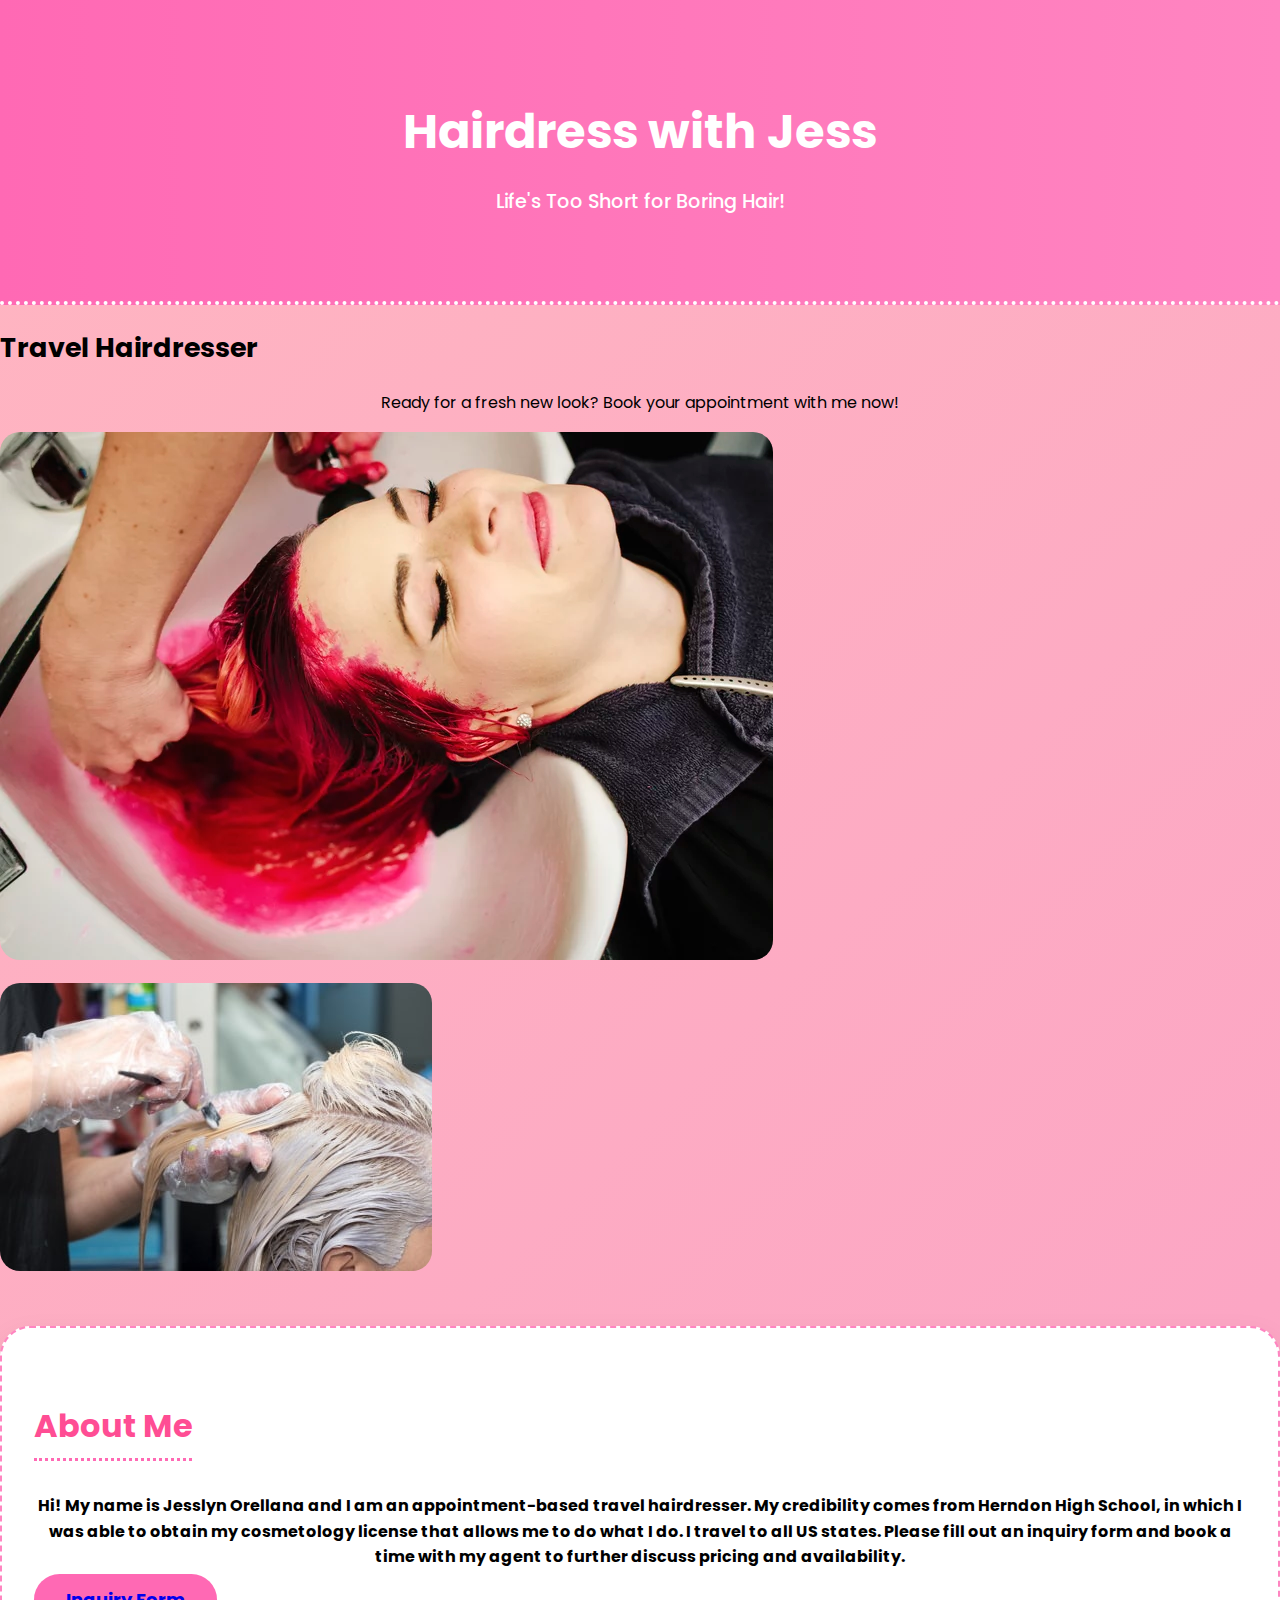
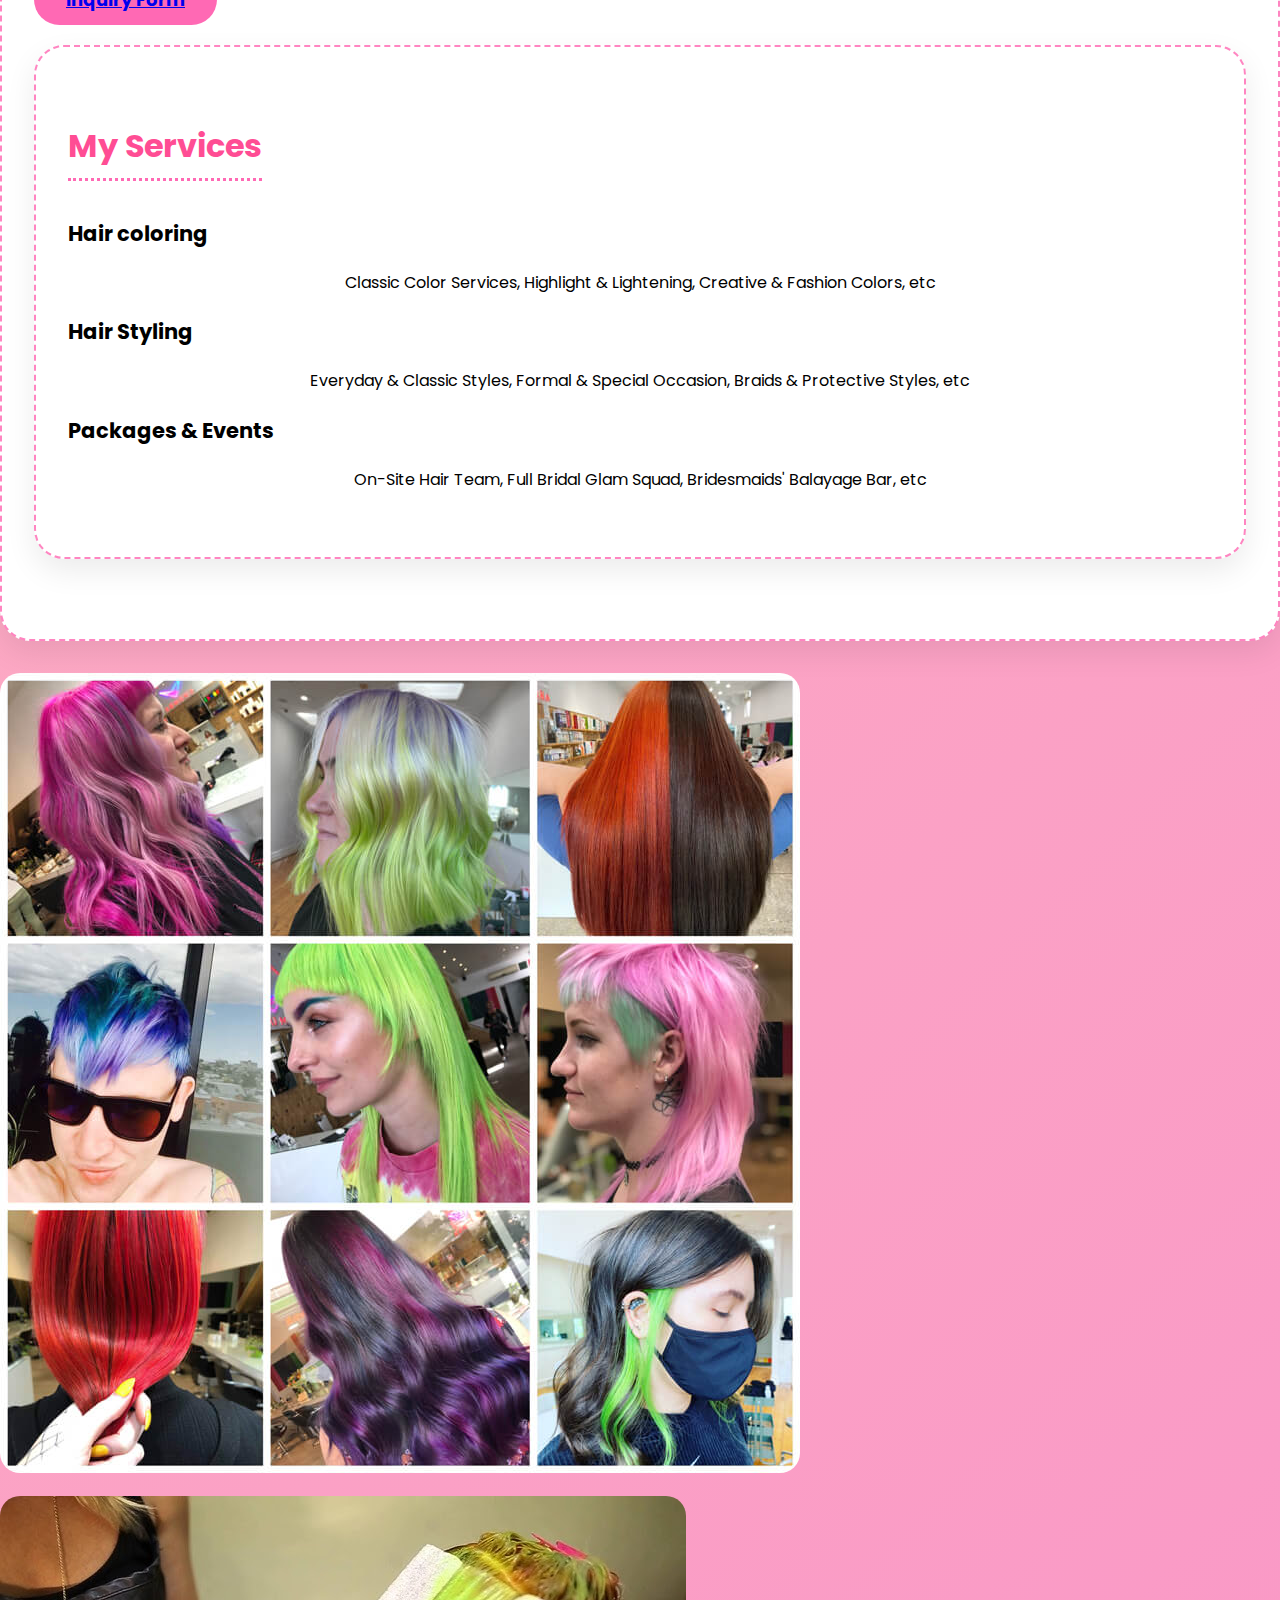
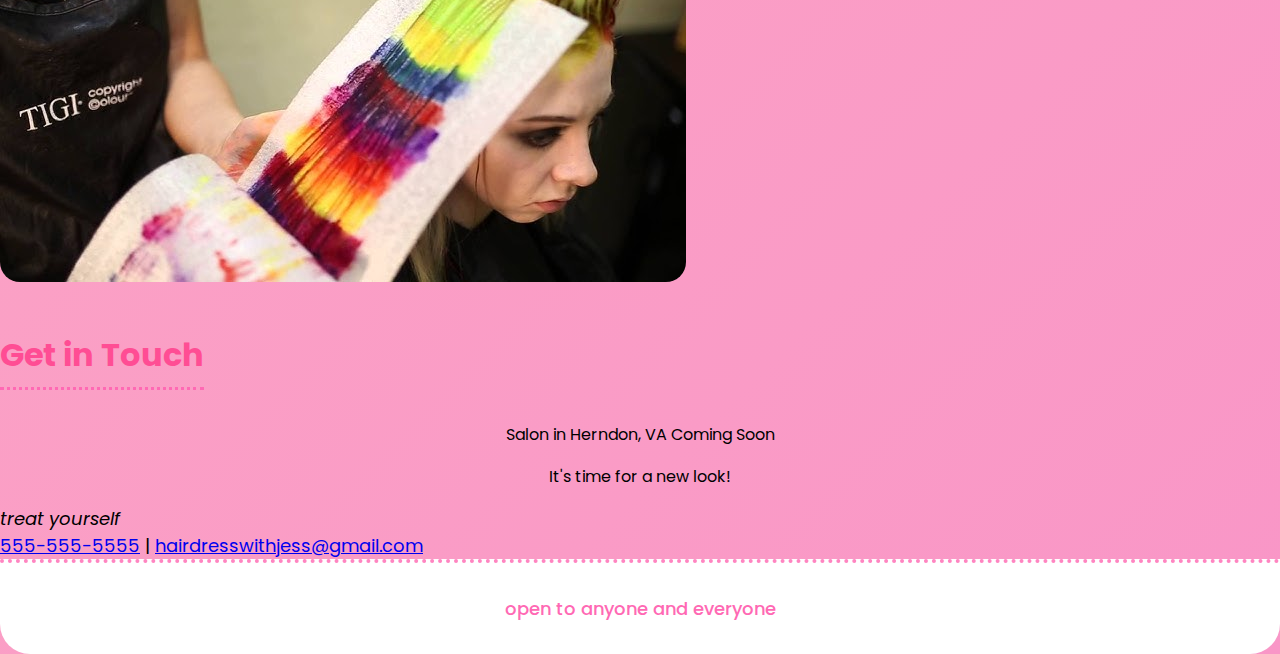
<file: projects/business-page/index.html>
<!DOCTYPE html>
<html lang="en">

<head>
    <meta charset="UTF-8">
    <meta name="viewport" content="width=device-width, initial-scale=1.0">
    <title>Hairdress with Jess</title>
    <meta name="description" content="Life's Too Short for Boring Hair!">
    <link href="https://cdn.jsdelivr.net/npm/bootstrap@5.3.8/dist/css/bootstrap.min.css" rel="stylesheet"
        integrity="sha384-sRIl4kxILFvY47J16cr9ZwB07vP4J8+LH7qKQnuqkuIAvNWLzeN8tE5YBujZqJLB" crossorigin="anonymous">
    <link rel="preconnect" href="https://fonts.googleapis.com">
    <link rel="preconnect" href="https://fonts.gstatic" crossorigin>
    <link href="https://fonts.googleapis.com/css2?family=Poppins:wght@400;500;600;700&display=swap" rel="stylesheet">
    <link rel="stylesheet" href="css/style.css">
    <script src="https://cdn.jsdelivr.net/npm/bootstrap@5.3.8/dist/js/bootstrap.bundle.min.js"
        integrity="sha384-FKyoEForCGlyvwx9Hj09JcYn3nv7wiPVlz7YYwJrWVcXK/BmnVDxM+D2scQbITxI"
        crossorigin="anonymous"></script>
</head>

<body>
    <header class="bg-black text-white text-center p-5">
        <h1 class="fw-bold">Hairdress with Jess</h1>
        <p>Life's Too Short for Boring Hair!</p>
    </header>
    <h2 class="col-md text-white text-center p-4">Travel Hairdresser</h2>
    <div class="text-white p-2">
        <p>Ready for a fresh new look? Book your appointment with me now!</p>
    </div>
    <div class="container">
        <div class="row justify-content-center align-items-center">
            <div class="col-md-6 text-center mb-4">
                <img src="images/coloring.webp" alt="coloring" class="img-fluid rounded">
            </div>
            <div class="col-md-6 text-center mb-4">
                <img src="images/bleach.jpg" alt="bleach" class="img-fluid rounded">
            </div>
        </div>
        <main>
            <section>
                <h2 class="fw-bold col-md-12">About Me</h2>
                <p> <strong> Hi! My name is Jesslyn Orellana and I am an appointment-based travel hairdresser. My credibility comes from Herndon High School, in which I was able to obtain my cosmetology license that allows me to do what I do. I travel to all US states. Please fill out an inquiry form and book a time with my agent to further discuss pricing and availability. </strong>
                </p>
                <a href="#contact" class="btn btn-primary col-md-12">Inquiry Form</a>
                <div class="container">
                    <section id="services" class="mb-5 text-center">
                        <h2 class="fw-bold mb-5">My Services</h2>
                        <div class="row">
                            <h3 class="col-md-12 mb-3">Hair coloring</h3>
                            <p>Classic Color Services, Highlight & Lightening, Creative & Fashion Colors, etc</p>
                        </div>
                        <h3 class="col-md-12 mb-3">Hair Styling</h3>
                        <p>Everyday & Classic Styles, Formal & Special Occasion, Braids & Protective Styles, etc</p>
                        <h3 class="col-md-12 mb-3">Packages & Events</h3>
                        <p>On-Site Hair Team, Full Bridal Glam Squad, Bridesmaids' Balayage Bar, etc </p>
                </div>
            </section>
            <div class="row justify-content-center align-items-center">
                <div class="col-md-6 text-center mb-4">
                    <img src="images/display.jpg" alt="display" class="img-fluid rounded">
                </div>
                <div class="col-md-6 text-center mb-4">
                    <img src="images/rainbow.jpg" alt="rainbow" class="img-fluid rounded">
                </div>

            </div>
    </div>
    <section id="contact" class="text-center">
        <h2 class="fw-bold mb-4">Get in Touch</h2>
        <p>Salon in Herndon, VA Coming Soon <a href="Salon in Herndon, VA Coming Soon"></a></p>
        <p>It's time for a new look!</p>
        <address>treat yourself</address>
        <a href="tel:555-555-5555">555-555-5555</a> | <a href="hairdresswithjess@gmail.com">hairdresswithjess@gmail.com</a>
    </section>
    </main>
</body>
<footer class="bg-white text-black text-center p-3">
    open to anyone and everyone
</footer>


</html>
</file>
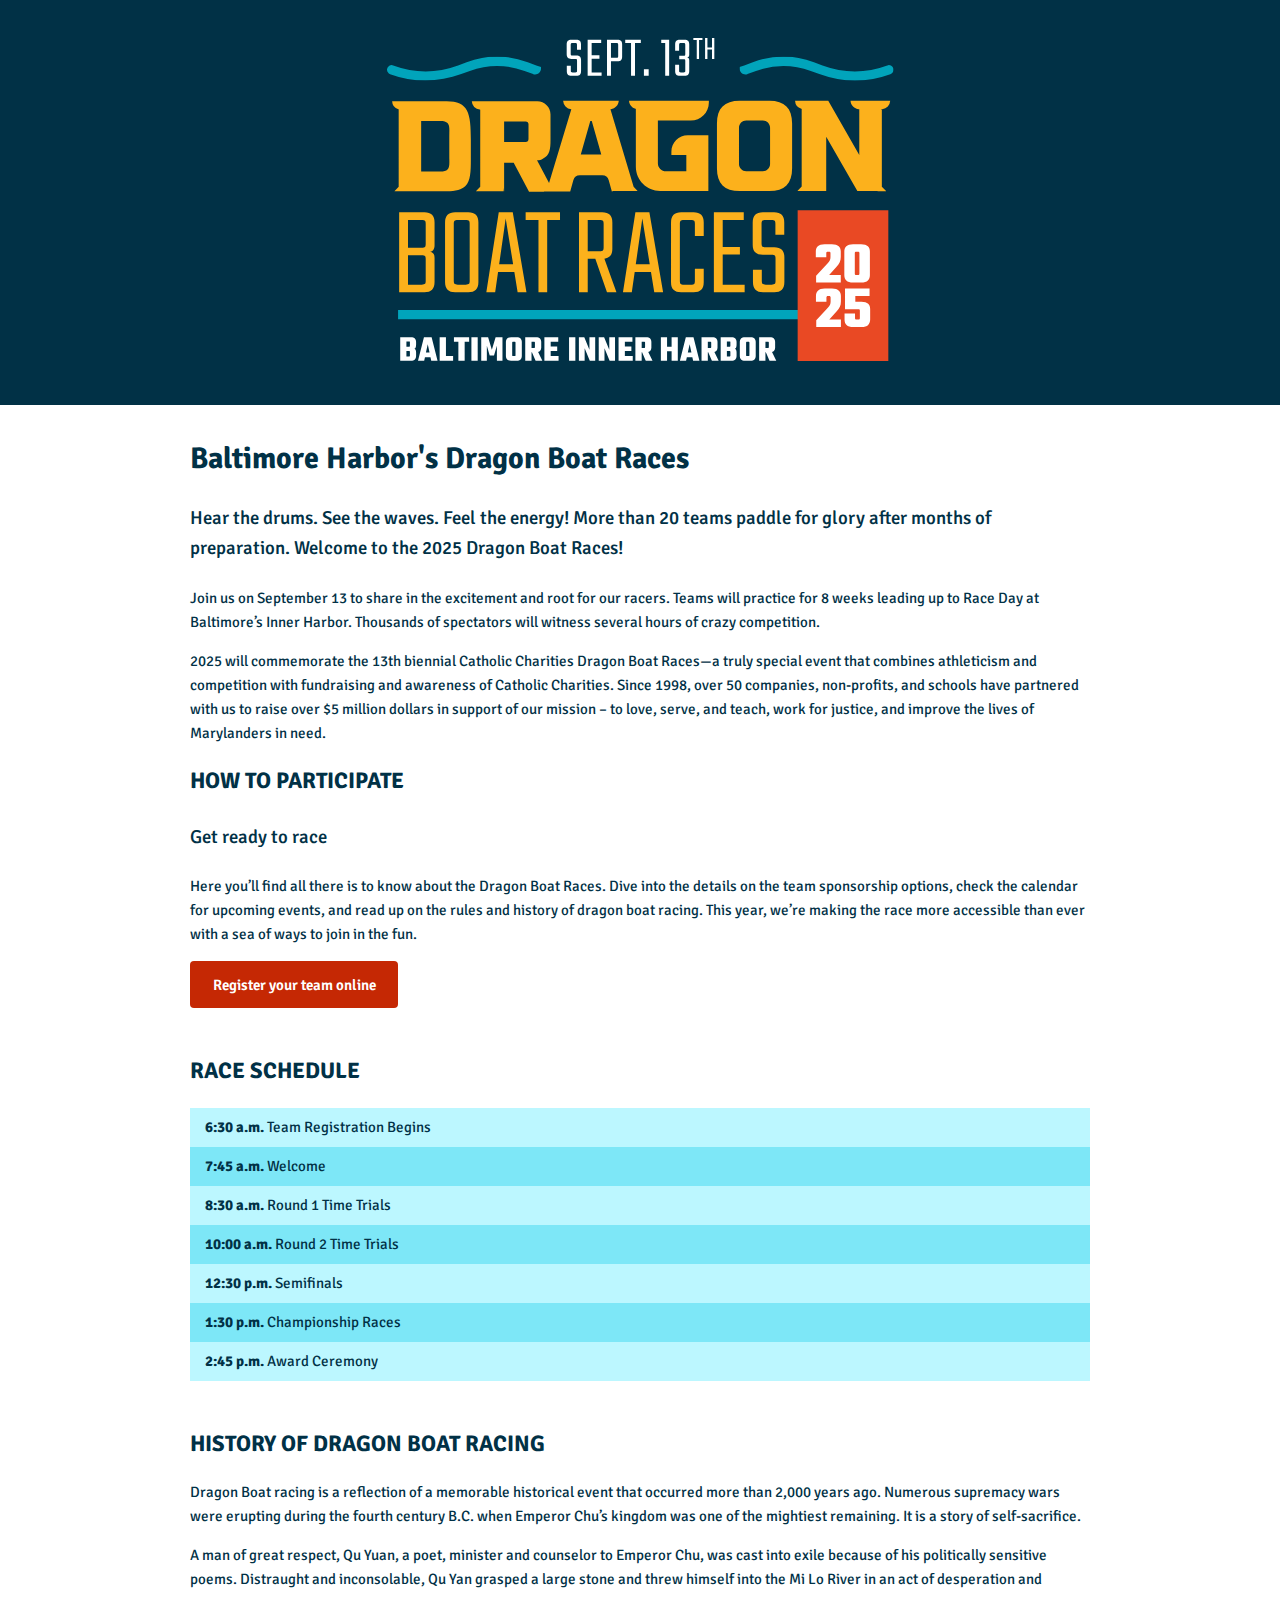
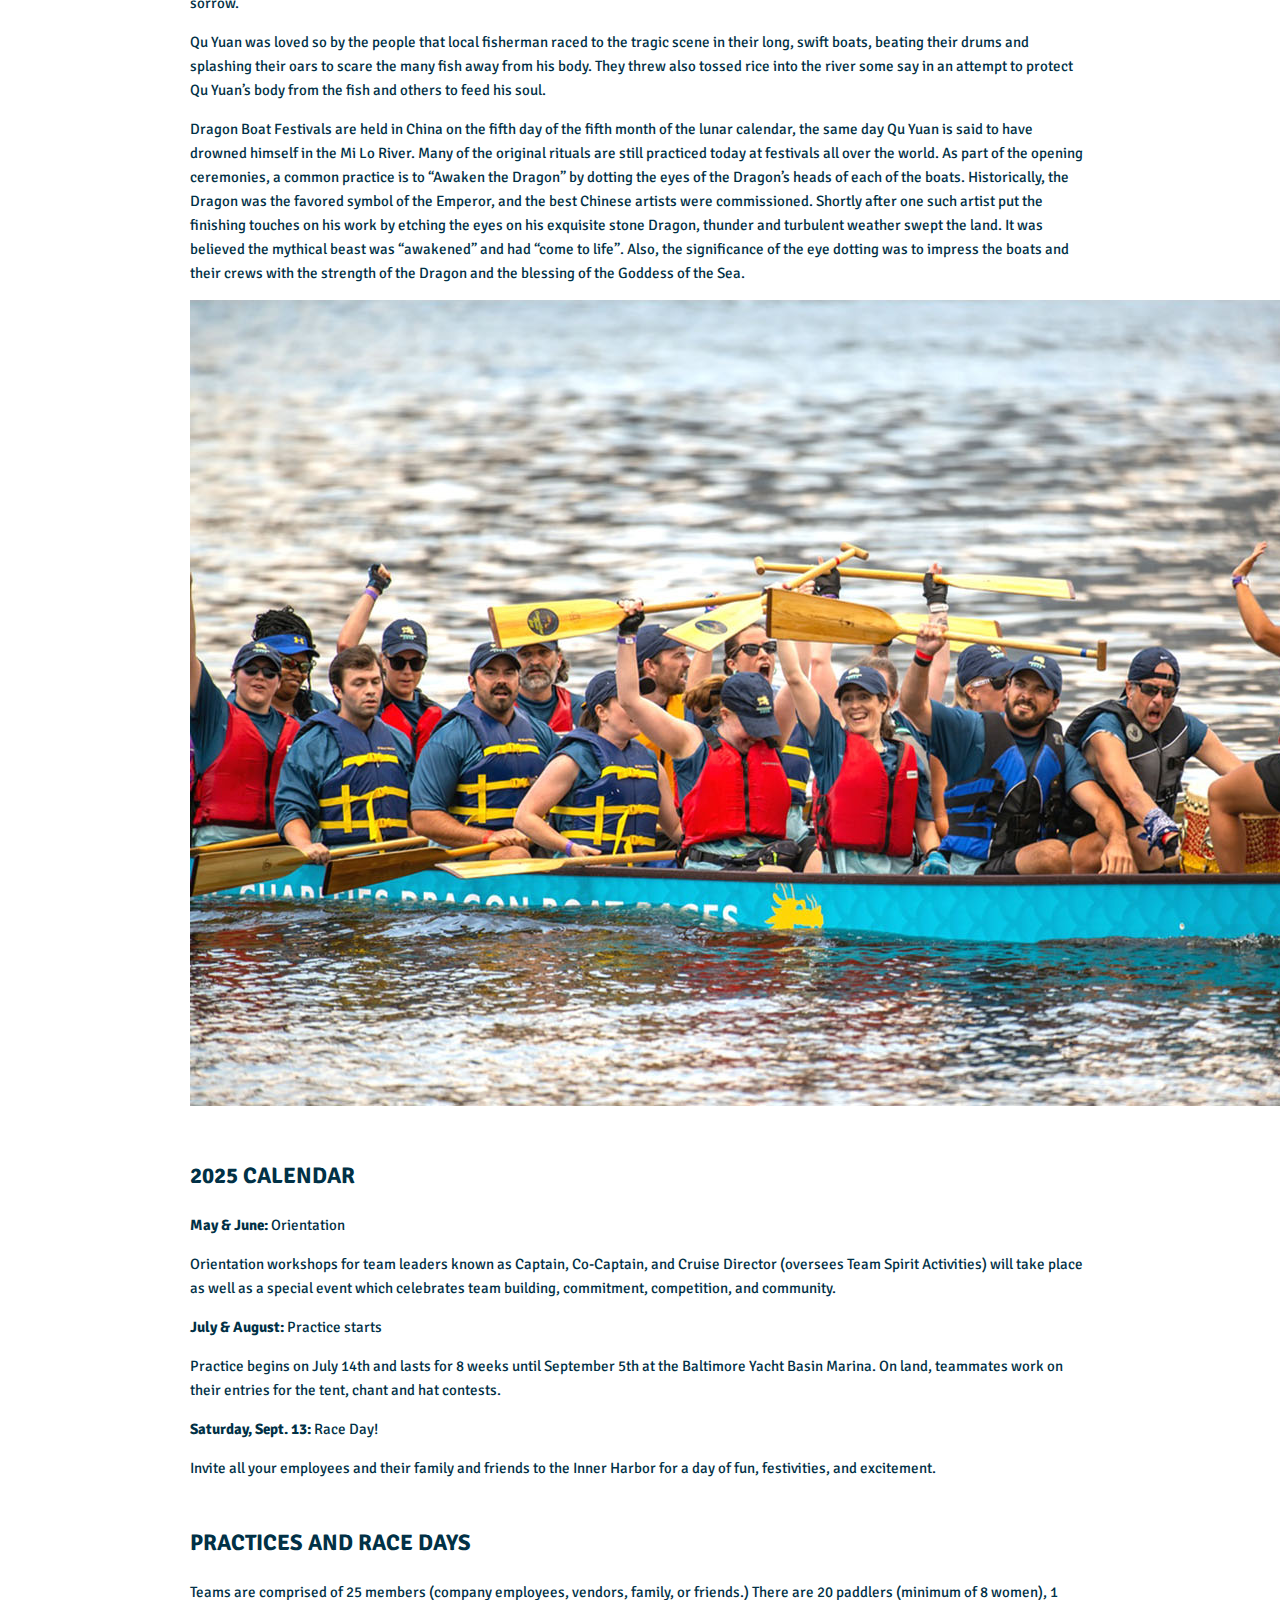
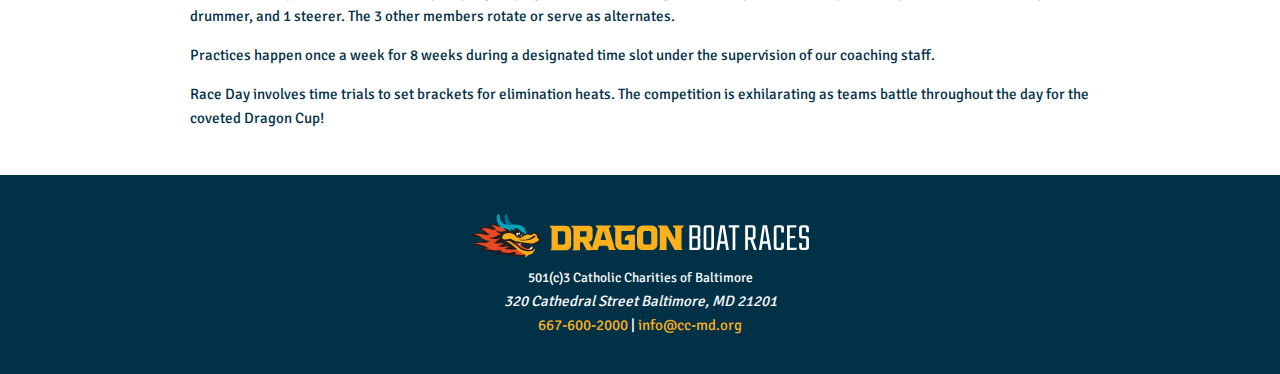
<file: projects/event-flyer/index.html>
<!DOCTYPE html>
<html lang="en">

<head>
    <meta charset="UTF-8">
    <meta name="viewport" content="width=device-width, initial-scale=1.0">
    <title>Baltimore Harbor's Dragon Boat Races</title>
    <meta name="description"
        content="Hear the drums. See the waves. Feel the energy! More than 20 teams paddle for glory after months of preparation. Welcome to the 2025 Dragon Boat Races!">
    <link rel="preconnect" href="https://fonts.googleapis.com">
    <link rel="preconnect" href="https://fonts.gstatic.com" crossorigin>
    <link href="https://fonts.googleapis.com/css2?family=Signika:wght@300..700&display=swap" rel="stylesheet">
    <link rel="preconnect" href="https://fonts.googleapis.com">
    <link rel="preconnect" href="https://fonts.gstatic.com" crossorigin>
    <link
        href="https://fonts.googleapis.com/css2?family=Epunda+Sans:ital,wght@0,300..900;1,300..900&family=Signika:wght@300..700&display=swap"
        rel="stylesheet">
    <link rel="stylesheet" href="css/style.css">
</head>

<body>
    <header>
        <img src="images/logo-lg.svg" alt="Dragon Boat Races logo">
    </header>
    <main>
        <h1>Baltimore Harbor's Dragon Boat Races</h1>
        <p class="lead">Hear the drums. See the waves. Feel the energy! More than 20 teams paddle for glory after months
            of
            preparation.
            Welcome to the 2025 Dragon Boat Races!</p>
        <p>Join us on September 13 to share in the excitement and root for our racers. Teams will practice for 8 weeks
            leading up to Race Day at Baltimore’s Inner Harbor. Thousands of spectators will witness several hours of
            crazy
            competition.</p>
        <p>2025 will commemorate the 13th biennial Catholic Charities Dragon Boat Races—a truly special event that
            combines athleticism and competition with fundraising and awareness of Catholic Charities. Since 1998, over
            50 companies, non-profits, and schools have partnered with us to raise over $5 million dollars in support of
            our mission – to love, serve, and teach, work for justice, and improve the lives of Marylanders in need.</p>
        <section class="register">
            <h2>How to participate</h2>
            <p class="lead">Get ready to race</p>
            <p>Here you’ll find all there is to know about the Dragon Boat Races. Dive into the details on the team
                sponsorship options, check the calendar for upcoming events, and read up on the rules and history of
                dragon boat racing. This year, we’re making the race more accessible than ever with a sea of ways to
                join in the fun.</p>
            <a href="https://dragonboatsbaltimore.org/team-registration/?form=register-a-team">Register your team
                online</a>
        </section>
        <section class="schedule">
            <h2>Race Schedule</h2>
            <p class="odd"><b>6:30 a.m.</b> Team Registration Begins</p>
            <p class="even"><b>7:45 a.m.</b> Welcome</p>
            <p class="odd"><b>8:30 a.m.</b> Round 1 Time Trials</p>
            <p class="even"><b>10:00 a.m.</b> Round 2 Time Trials</p>
            <p class="odd"><b>12:30 p.m.</b> Semifinals</p>
            <p class="even"><b>1:30 p.m.</b> Championship Races</p>
            <p class="odd"><b>2:45 p.m.</b> Award Ceremony</p>
        </section>
        <section>
            <h2>History of Dragon Boat Racing</h2>
            <p>Dragon Boat racing is a reflection of a memorable historical event that occurred more than 2,000 years
                ago. Numerous supremacy wars were erupting during the fourth century B.C. when Emperor Chu’s kingdom was
                one of the mightiest remaining. It is a story of self-sacrifice.</p>
            <p>A man of great respect, Qu Yuan, a poet, minister and counselor to Emperor Chu, was cast into exile
                because of his politically sensitive poems. Distraught and inconsolable, Qu Yan grasped a large stone
                and threw himself into the Mi Lo River in an act of desperation and sorrow.</p>
            <p>Qu Yuan was loved so by the people that local fisherman raced to the tragic scene in their long, swift
                boats, beating their drums and splashing their oars to scare the many fish away from his body. They
                threw also tossed rice into the river some say in an attempt to protect Qu Yuan’s body from the fish and
                others to feed his soul.</p>
            <p>Dragon Boat Festivals are held in China on the fifth day of the fifth month of the lunar calendar, the
                same day Qu Yuan is said to have drowned himself in the Mi Lo River. Many of the original rituals are
                still practiced today at festivals all over the world. As part of the opening ceremonies, a common
                practice is to “Awaken the Dragon” by dotting the eyes of the Dragon’s heads of each of the boats.
                Historically, the Dragon was the favored symbol of the Emperor, and the best Chinese artists were
                commissioned. Shortly after one such artist put the finishing touches on his work by etching the eyes on
                his exquisite stone Dragon, thunder and turbulent weather swept the land. It was believed the mythical
                beast was “awakened” and had “come to life”. Also, the significance of the eye dotting was to impress
                the boats and their crews with the strength of the Dragon and the blessing of the Goddess of the Sea.
            </p>
            <img src="images/races.jpg" alt="Teams paddling in dragon boats at Baltimore’s Inner Harbor">
        </section>
        <section>
            <h2>2025 Calendar</h2>
            <p><b>May & June:</b> Orientation</p>
            <p>Orientation workshops for team leaders known as Captain, Co-Captain, and Cruise Director
                (oversees Team Spirit Activities) will take place as well as a special event which celebrates team
                building, commitment, competition, and community.</p>
            <p><b>July & August:</b> Practice starts</p>
            <p>Practice begins on July 14th and lasts for 8 weeks until September 5th at the Baltimore Yacht Basin
                Marina. On land, teammates work on their entries for the tent, chant and hat contests.</p>
            <p><b>Saturday, Sept. 13:</b> Race Day!</p>
            <p>Invite all your employees and their family and friends to the Inner Harbor for a day of fun, festivities,
                and excitement.</p>
        </section>
        <section>
            <h2>Practices and Race Days</h2>
            <p>Teams are comprised of 25 members (company employees, vendors, family, or friends.) There are 20 paddlers
                (minimum of 8 women), 1 drummer, and 1 steerer. The 3 other members rotate or serve as alternates.</p>
            <p>Practices happen once a week for 8 weeks during a designated time slot under the supervision of our
                coaching staff.</p>
            <p>Race Day involves time trials to set brackets for elimination heats. The competition is exhilarating as
                teams battle throughout the day for the coveted Dragon Cup!</p>
        </section>
    </main>
    <footer>
        <img src="images/logo-head.svg" alt="Dragon Boat Races logo">
        <p>501(c)3 Catholic Charities of Baltimore</p>
        <address>320 Cathedral Street Baltimore, MD 21201</address>
        <a href="tel:667-600-2000">667-600-2000</a> | <a href="mailto:info@cc-md.org">info@cc-md.org</a>
    </footer>
</body>

</html>
</file>
<file: projects/business-page/css/style.css>
body {
    font-family: 'Poppins', sans-serif;
    font-size: 18px;
    background: linear-gradient(135deg, #ffb6c1, #f996c7);
    margin: 0;
}
header {
    background: linear-gradient(90deg, #ff69b4, #ff85c1);
    color: #fff;
    text-align: center;
    padding: 4rem 1rem;
    border-bottom: 4px dotted #fff;
    position: relative;
    overflow: hidden;
}


header h1 {
    font-size: 3rem;
    font-weight: 700;
    margin-bottom: 0.5rem;
}

header p {
    font-size: 1.2rem;
    font-weight: 500;
}

main section {
    background-color: #fff; 
    padding: 3rem 2rem;
    margin: 2rem auto;
    border-radius: 30px;
    box-shadow: 0 12px 30px rgba(0,0,0,0.08);
    border: 2px dashed #ff85c1;
    position: relative;
    overflow: hidden;
}

h2.fw-bold {
    font-size: 2rem;
    margin-bottom: 1rem;
    text-align: center;
    border-bottom: 3px dotted #ff69b4;
    display: inline-block;
    padding-bottom: 0.5rem;
    color: #ff4d94;
}


img.img-fluid {
    border-radius: 20px;
    margin-bottom: 1rem;

}


.btn-primary {
    background-color: #ff69b4;
    border: none;
    padding: 0.8rem 2rem;
    border-radius: 50px;
    font-weight: 700;

  
}

footer {
    background-color: #fff;
    color: #ff69b4;
    text-align: center;
    padding: 2rem;
    font-weight: 500;
    border-top: 4px dotted #ff85c1;
    border-radius: 0 0 30px 30px;
}

p {
    font-size: 1rem;
    line-height: 1.6;
    text-align: center;
}
</file>
<file: projects/event-flyer/css/style.css>
/* 
  font-family: "Signika", sans-serif;
  font-family: "Epunda Sans", sans-serif; 

  blue: 013146
  lt blue: BCF7FF
  dk blue: 7DE7F7
  red: C52804
  yellow: FCB11D
  
  */

html {
    font-size: 15px; 
}

body {
    font-family: "Signika","Epunda Sans", sans-serif;
    margin: 0;
    color: #013146;
    background-color: #ffffff;
    line-height: 1.6;
}


header,
footer {
    background-color: #013146;
    color: #ffffff;
    text-align: center;
    padding: 2.5rem 1rem;
}

header h1 {
    font-size: 2.5rem;
    margin: 0;
    font-weight: 700;
    color: #FCB11D;
}

footer p {
    margin: 0;
    font-size: 0.9rem;
}


main {
    margin: 2rem auto;
    max-width: 900px;
    padding: 0 1rem;
}


section {
    margin-bottom: 3rem;
}


h1 {
    font-family: , "Signika", sans-serif;
    font-weight: 800;
    color: #013146;
}

h2 {
    font-size: 1.5rem;
    text-transform: uppercase;
    margin-bottom: 1rem;
    padding-bottom: 0.25rem;
}


.lead {
    font-size: 1.25rem;
    font-weight: 500;
    margin-bottom: 1.5rem;
}


a {
    color: #FCB11D;
    text-decoration: none;
    transition: all 0.2s ease;
}
a:hover {
    font-weight: 600;
    text-decoration: underline;
}


.register a {
    background-color: #C52804;
    color: #ffffff;
    padding: 0.75rem 1.5rem;
    border-radius: 4px;
    font-weight: 600;
    display: inline-block;
}


.schedule p {
    padding: 0.5rem 1rem;
    margin: 0;
    font-size: 1rem;
}

.odd {
    background-color: #BCF7FF;
}
.even {
    background-color: #7DE7F7; 
}


@media (max-width: 600px) {
    header h1 { font-size: 2rem; }
    h2 { font-size: 1.25rem; }
    main { margin: 1.5rem auto; }
}
</file>
